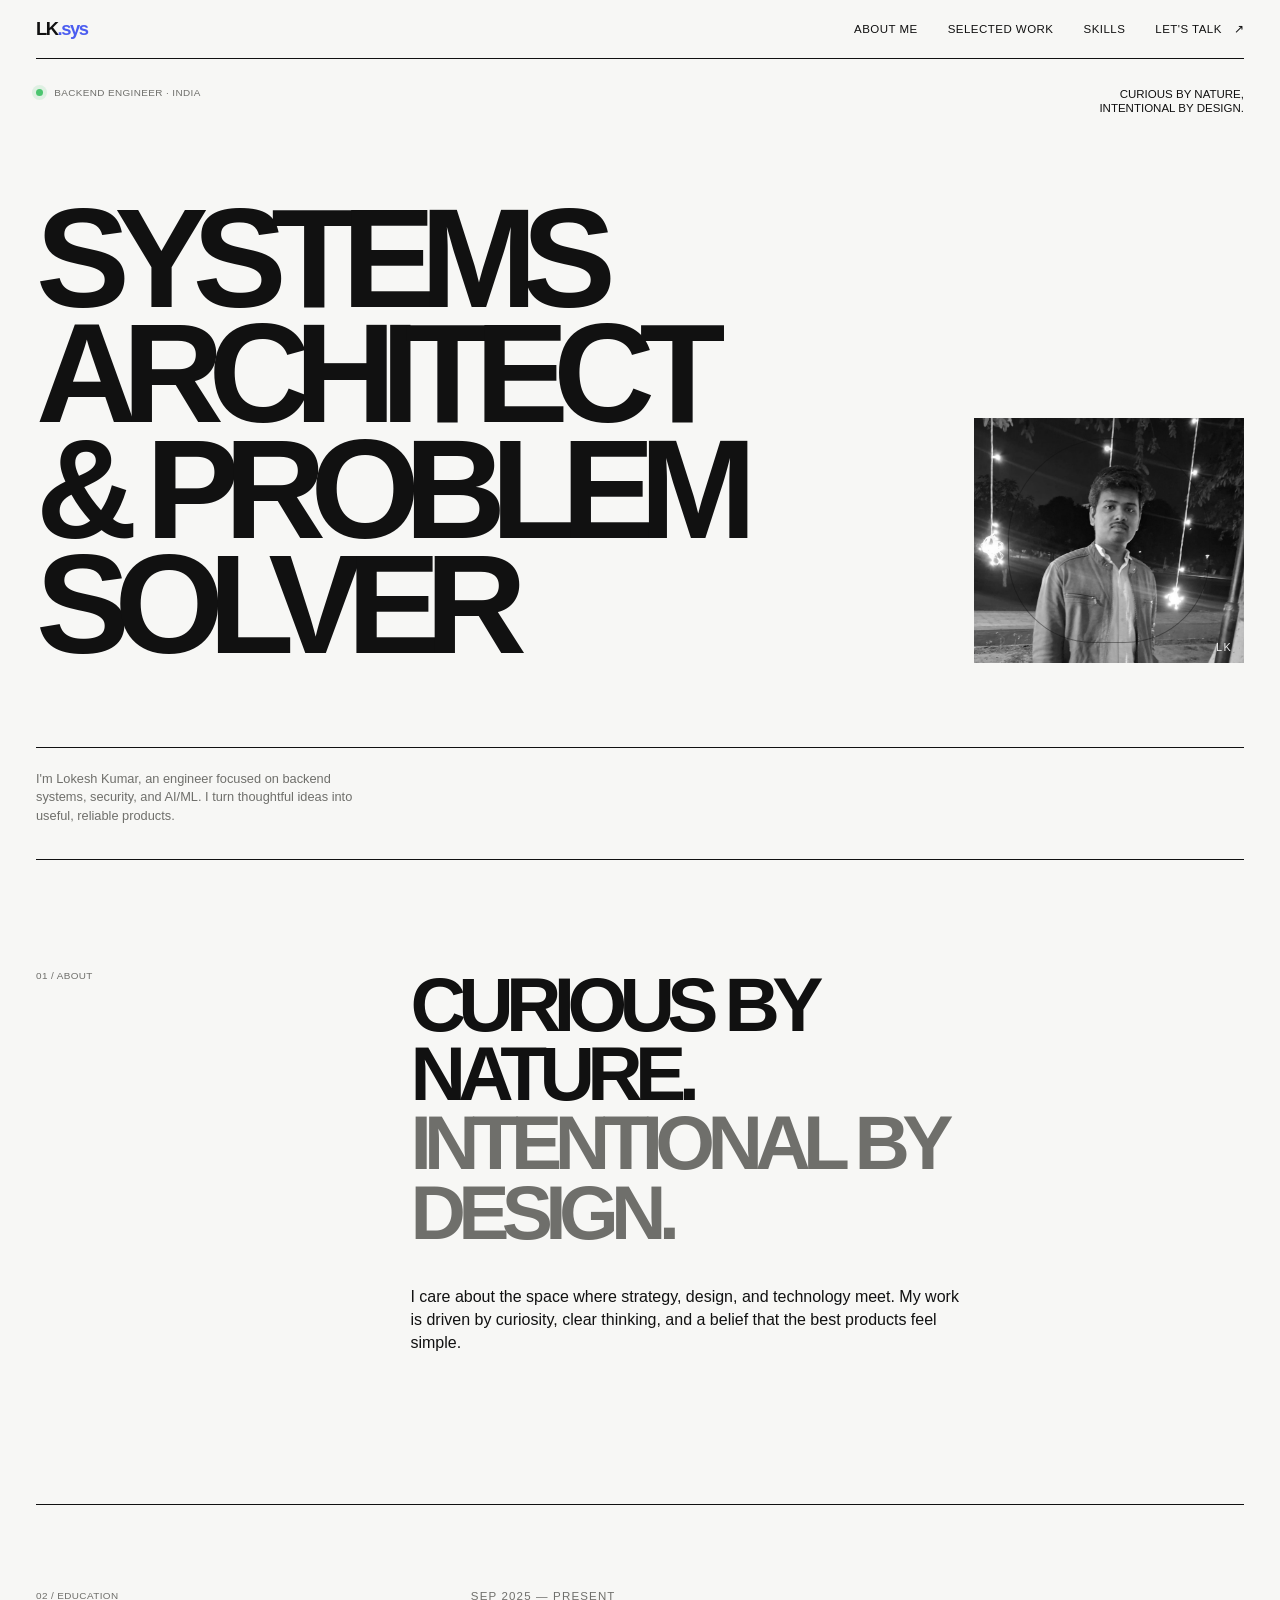
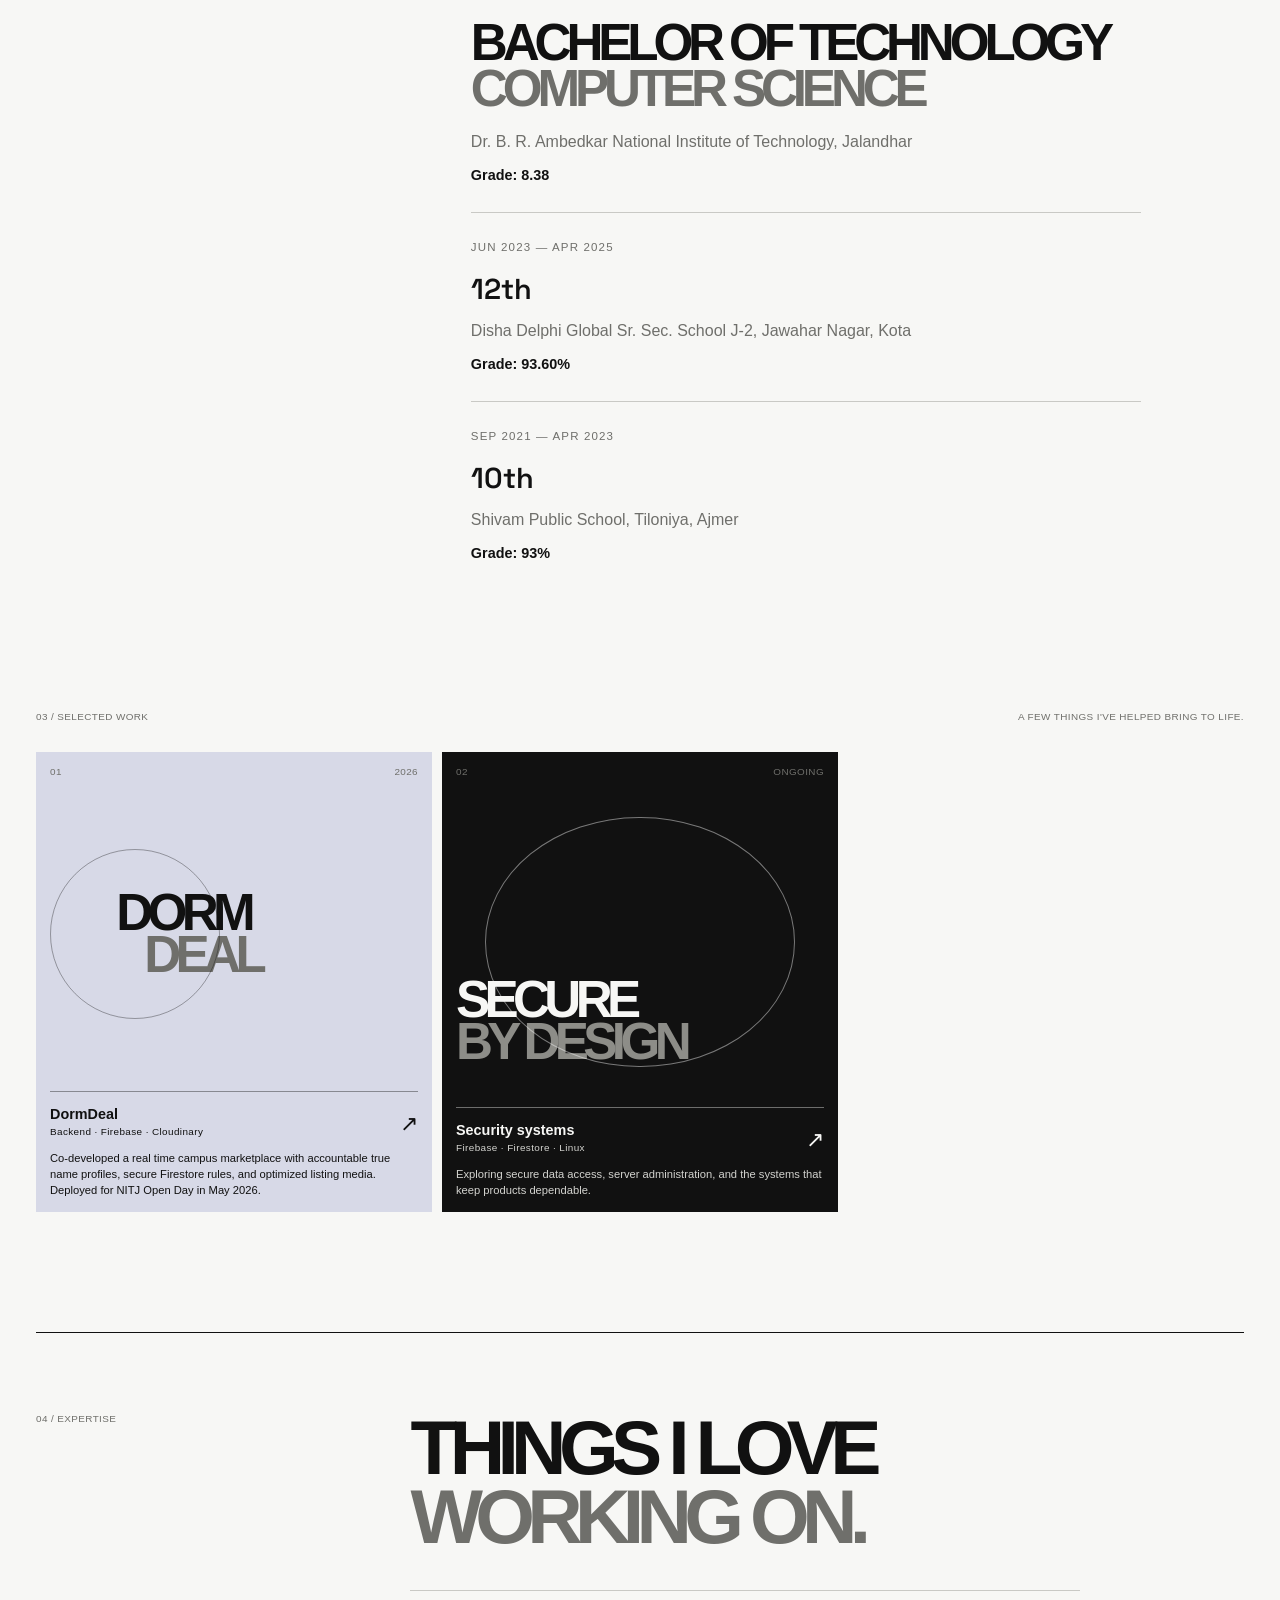
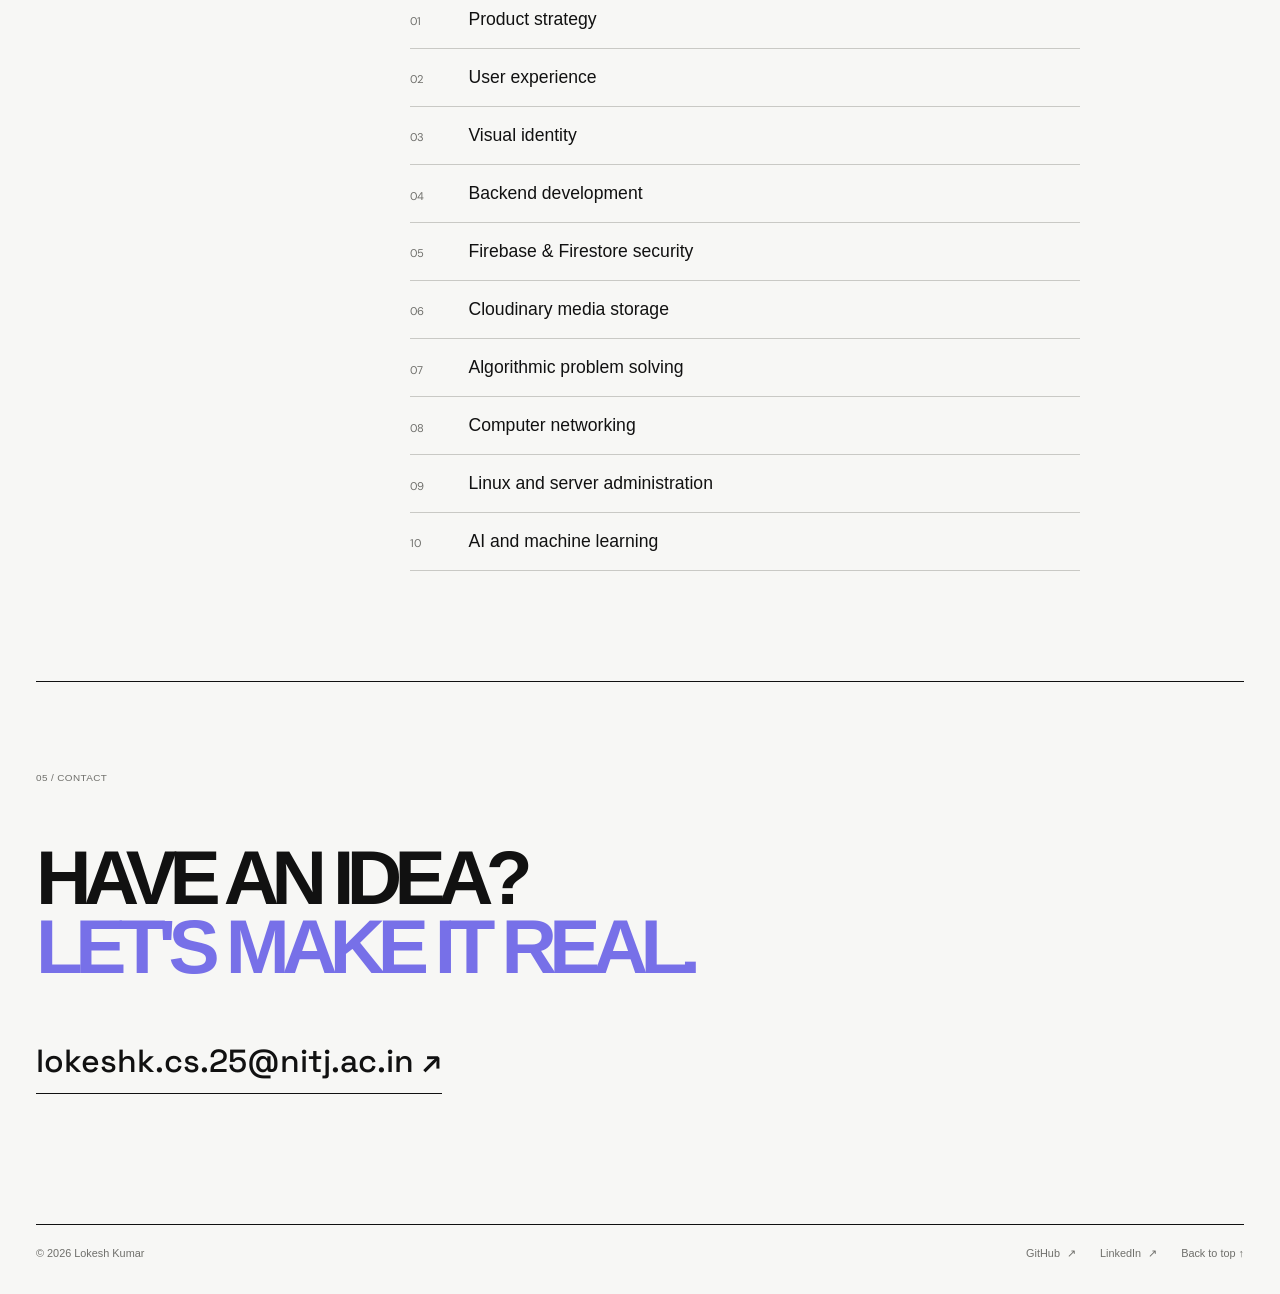
<file: index.html>
<!doctype html>
<html lang="en">
  <head>
    <meta charset="UTF-8" />
    <meta name="viewport" content="width=device-width, initial-scale=1.0" />
    <meta name="description" content="A personal portfolio website." />
    <title>Lokesh kumar | Portfolio</title>
    <link rel="preconnect" href="https://fonts.googleapis.com" />
    <link rel="preconnect" href="https://fonts.gstatic.com" crossorigin />
    <link href="https://fonts.googleapis.com/css2?family=DM+Sans:wght@400;500;600;700&family=Space+Grotesk:wght@500;600;700&display=swap" rel="stylesheet" />
    <link rel="stylesheet" href="styles.css" />
  </head>
  <body>
    <header class="site-header">
      <a class="brand" href="#top" aria-label="Homepage">LK<span>.sys</span></a>
      <button class="menu-toggle" type="button" aria-expanded="false" aria-controls="site-nav">Menu</button>
      <nav id="site-nav" class="site-nav" aria-label="Main navigation">
        <a href="#about">About me</a>
        <a href="#work">Selected work</a>
        <a href="#skills">Skills</a>
        <a href="#contact" class="nav-cta">Let's talk <span>↗</span></a>
      </nav>
    </header>

    <main id="top">
      <section class="hero section-shell">
        <div class="hero-intro">
          <p class="eyebrow"><span class="status-dot"></span> Backend engineer · India</p>
          <p class="hero-note">Curious by nature,<br />intentional by design.</p>
        </div>
        <div class="hero-title">
          <h1>Systems architect<br /><em>&amp; problem solver</em></h1>
          <div class="hero-art">
            <img src="images/profile.png" alt="Lokesh Kumar outdoors" />
            <span>LK</span>
          </div>
        </div>
        <div class="hero-footer">
          <p class="hero-copy">I'm Lokesh Kumar, an engineer focused on backend systems, security, and AI/ML. I turn thoughtful ideas into useful, reliable products.</p>
        </div>
      </section>

      <section id="about" class="section-shell split-section">
        <p class="section-label">01 / About</p>
        <div class="section-content">
          <h2>Curious by nature.<br /><span>Intentional by design.</span></h2>
          <p class="large-copy">I care about the space where strategy, design, and technology meet. My work is driven by curiosity, clear thinking, and a belief that the best products feel simple.</p>
        </div>
      </section>

      <section id="education" class="section-shell education-section">
        <p class="section-label">02 / Education</p>
        <div class="section-content">
          <div class="education-item">
            <p class="education-period">Sep 2025 — Present</p>
            <h2>Bachelor of Technology<br /><span>Computer Science</span></h2>
            <p>Dr. B. R. Ambedkar National Institute of Technology, Jalandhar</p>
            <strong>Grade: 8.38</strong>
          </div>
          <div class="education-item">
            <p class="education-period">Jun 2023 — Apr 2025</p>
            <h3>12th</h3>
            <p>Disha Delphi Global Sr. Sec. School J-2, Jawahar Nagar, Kota</p>
            <strong>Grade: 93.60%</strong>
          </div>
          <div class="education-item">
            <p class="education-period">Sep 2021 — Apr 2023</p>
            <h3>10th</h3>
            <p>Shivam Public School, Tiloniya, Ajmer</p>
            <strong>Grade: 93%</strong>
          </div>
        </div>
      </section>

      <section id="work" class="section-shell work-section">
        <div class="section-heading">
          <p class="section-label">03 / Selected work</p>
          <p class="muted">A few things I've helped bring to life.</p>
        </div>
        <div class="projects">
          <article class="project-card project-card--blue">
            <div class="project-top"><span>01</span><span>2026</span></div>
            <div class="project-visual visual-dormdeal"><span>Dorm</span><strong>Deal</strong><i></i></div>
            <div class="project-meta"><div><h3>DormDeal</h3><p>Backend · Firebase · Cloudinary</p></div><a href="dormdeal.html" aria-label="View DormDeal project">↗</a></div>
            <p class="project-detail">Co-developed a real time campus marketplace with accountable true name profiles, secure Firestore rules, and optimized listing media. Deployed for NITJ Open Day in May 2026.</p>
          </article>
          <article class="project-card project-card--dark">
            <div class="project-top"><span>02</span><span>Ongoing</span></div>
            <div class="project-visual visual-security"><span>Secure</span><strong>by design</strong><i></i></div>
            <div class="project-meta"><div><h3>Security systems</h3><p>Firebase · Firestore · Linux</p></div><a href="#skills" aria-label="View security work">↗</a></div>
            <p class="project-detail">Exploring secure data access, server administration, and the systems that keep products dependable.</p>
          </article>
        </div>
      </section>

      <section id="skills" class="section-shell split-section skills-section">
        <p class="section-label">04 / Expertise</p>
        <div class="section-content">
          <h2>Things I love<br /><span>working on.</span></h2>
          <ul class="skills-list">
            <li><span>01</span> Product strategy</li>
            <li><span>02</span> User experience</li>
            <li><span>03</span> Visual identity</li>
            <li class="skill-dropdown">
              <button type="button" aria-expanded="false" aria-controls="fastapi-details"><span>04</span> Backend development</button>
              <p id="fastapi-details" class="skill-details"><strong>FastAPI Notes API</strong> — Built a REST API with Python, FastAPI, and Pydantic to manage resources through complete create, read, update, and delete operations. Focused on reliable request and response schemas, input and path-parameter validation, meaningful error handling, correct HTTP status codes, automated testing, and clear GitHub documentation.</p>
            </li>
            <li><span>05</span> Firebase &amp; Firestore security</li>
            <li><span>06</span> Cloudinary media storage</li>
            <li class="skill-dropdown">
              <button type="button" aria-expanded="false" aria-controls="algorithmic-details"><span>07</span> Algorithmic problem solving</button>
              <p id="algorithmic-details" class="skill-details">Solved 220+ challenges on LeetCode while maintaining a daily problem-solving streak. Specialized in optimizing time and space complexity across trees, graphs, hash maps, dynamic programming, and BFS/DFS.</p>
            </li>
            <li class="skill-dropdown">
              <button type="button" aria-expanded="false" aria-controls="networking-details"><span>08</span> Computer networking</button>
              <p id="networking-details" class="skill-details">Familiar with the OSI and TCP/IP models, TCP, UDP, HTTP/HTTPS, DNS, and IP addressing. Exploring packet analysis with Wireshark, network protocols, network security, and communication between systems.</p>
            </li>
            <li class="skill-dropdown">
              <button type="button" aria-expanded="false" aria-controls="linux-details"><span>09</span> Linux and server administration</button>
              <p id="linux-details" class="skill-details">Building practical knowledge of Linux ownership and permission models, process and resource monitoring, package management, service administration, and remote access and file transfer workflows. This includes working with service units, secure remote tooling, and the networking fundamentals that support server administration.</p>
            </li>
            <li><span>10</span> AI and machine learning</li>
          </ul>
        </div>
      </section>

      <section id="contact" class="contact-section section-shell">
        <p class="section-label">05 / Contact</p>
        <h2>Have an idea?<br /><em>Let's make it real.</em></h2>
        <a class="contact-email" href="mailto:lokeshk.cs.25@nitj.ac.in">lokeshk.cs.25@nitj.ac.in <span aria-hidden="true">↗</span></a>
      </section>
    </main>

    <footer class="site-footer section-shell">
      <p>© <span id="year"></span> Lokesh Kumar</p>
      <nav class="social-links" aria-label="Social links">
        <a href="https://github.com/lokeshkumarjatwa470" target="_blank" rel="noreferrer">GitHub <span>↗</span></a>
        <a href="https://www.linkedin.com/in/lokesh-kumar-32410436a" target="_blank" rel="noreferrer">LinkedIn <span>↗</span></a>
        <a href="#top">Back to top ↑</a>
      </nav>
    </footer>
    <script src="script.js"></script>
  </body>
</html>
</file>
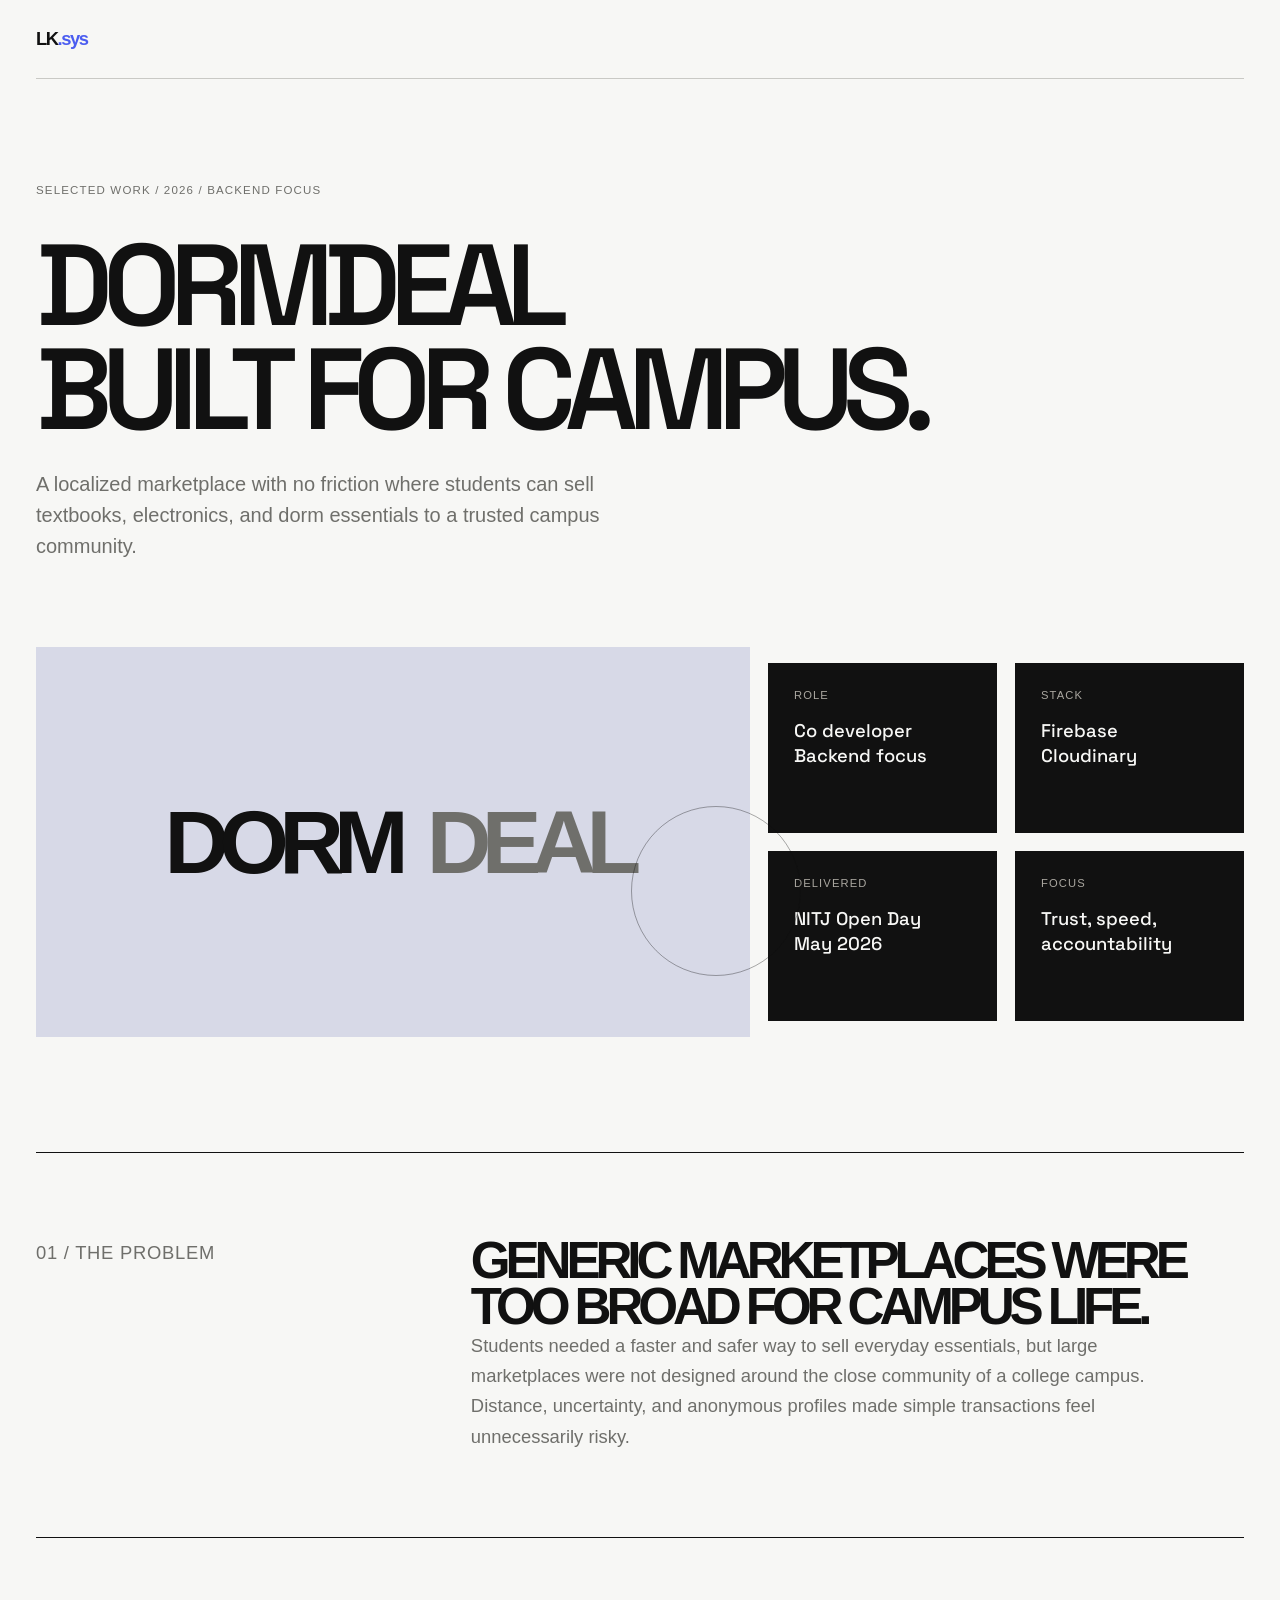
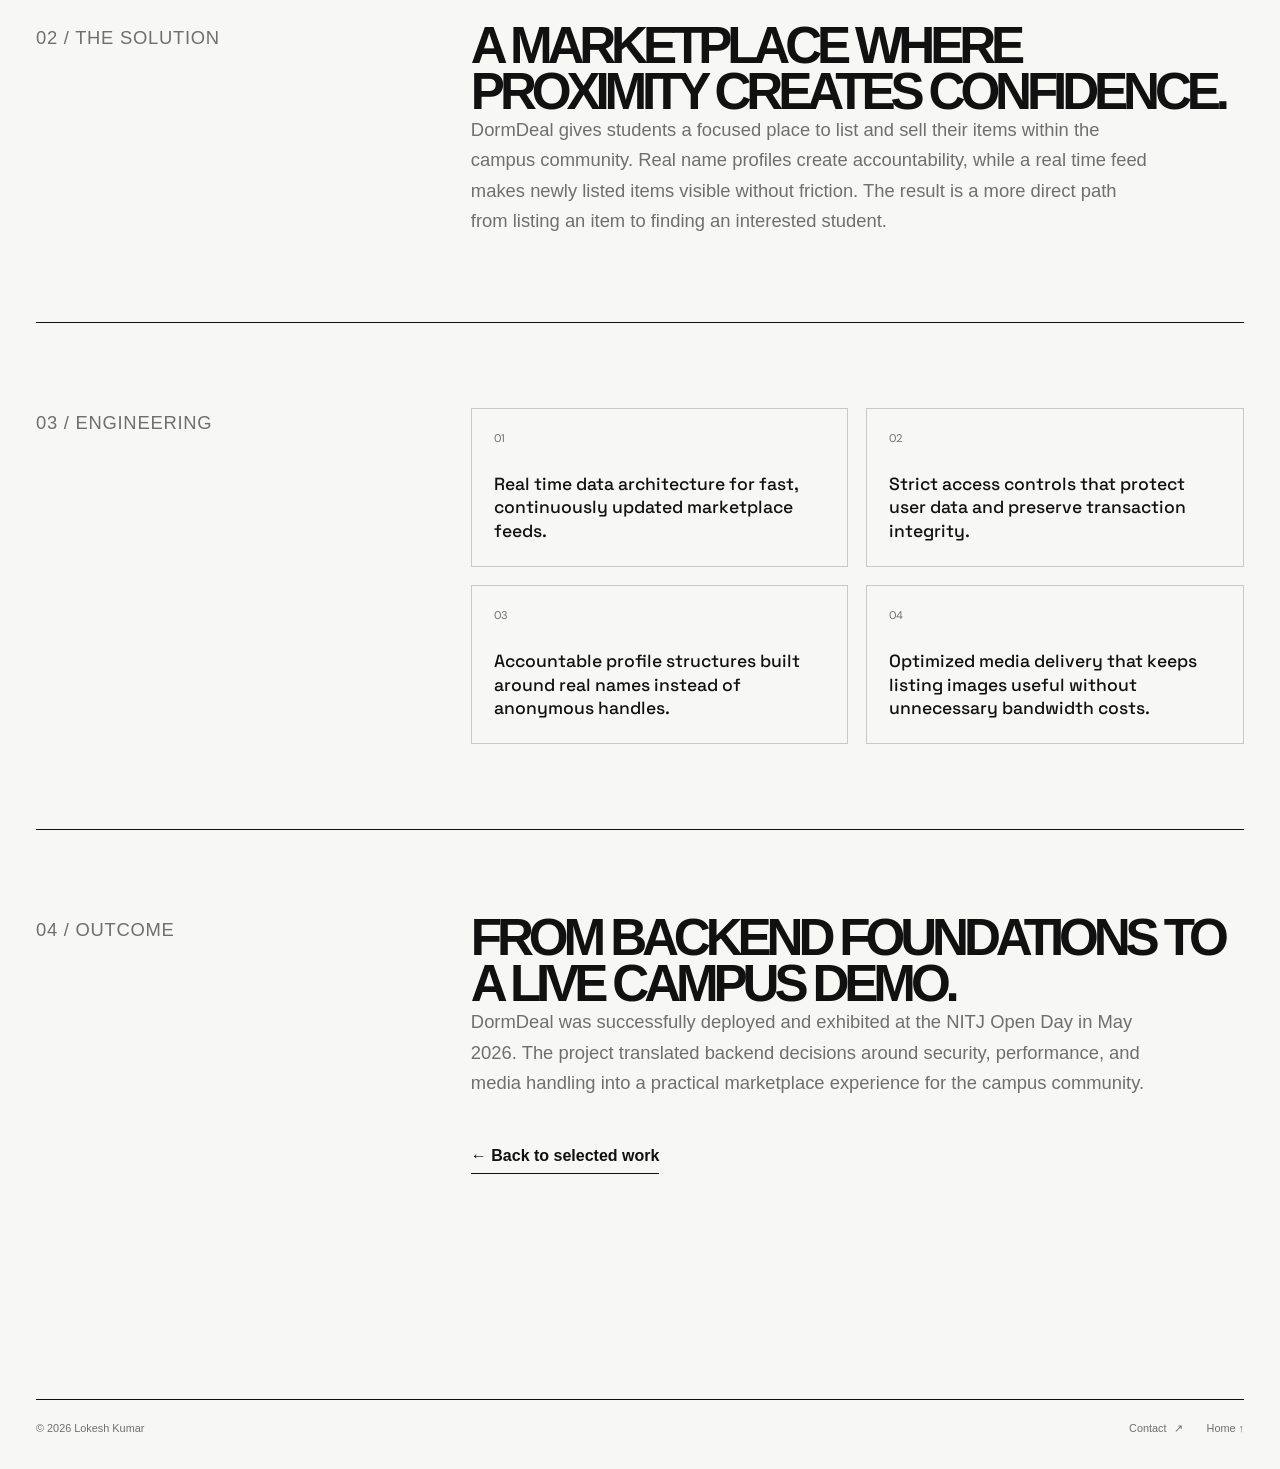
<file: dormdeal.html>
<!doctype html>
<html lang="en">
  <head>
    <meta charset="UTF-8" />
    <meta name="viewport" content="width=device-width, initial-scale=1.0" />
    <meta name="description" content="DormDeal campus resale marketplace case study by Lokesh Kumar." />
    <title>DormDeal | Lokesh Kumar</title>
    <link rel="preconnect" href="https://fonts.googleapis.com" />
    <link rel="preconnect" href="https://fonts.gstatic.com" crossorigin />
    <link href="https://fonts.googleapis.com/css2?family=DM+Sans:wght@400;500;600;700&family=Space+Grotesk:wght@500;600;700&display=swap" rel="stylesheet" />
    <link rel="stylesheet" href="styles.css" />
  </head>
  <body>
    <header class="case-study-header section-shell">
      <a class="brand" href="index.html" aria-label="Back to homepage">LK<span>.sys</span></a>
    </header>

    <main class="case-study-main section-shell">
      <p class="case-study-kicker">Selected work / 2026 / Backend focus</p>
      <h1 class="case-study-title">DormDeal<br /><em>built for campus.</em></h1>
      <p class="case-study-intro">A localized marketplace with no friction where students can sell textbooks, electronics, and dorm essentials to a trusted campus community.</p>

      <section class="case-study-hero" aria-label="DormDeal overview">
        <div class="case-study-visual">
          <div class="visual-dormdeal"><span>Dorm</span><strong>Deal</strong><i></i></div>
        </div>
        <dl class="case-study-meta">
          <div><dt>Role</dt><dd>Co developer<br />Backend focus</dd></div>
          <div><dt>Stack</dt><dd>Firebase<br />Cloudinary</dd></div>
          <div><dt>Delivered</dt><dd>NITJ Open Day<br />May 2026</dd></div>
          <div><dt>Focus</dt><dd>Trust, speed,<br />accountability</dd></div>
        </dl>
      </section>

      <section class="case-study-section">
        <p class="section-label">01 / The problem</p>
        <div>
          <h2>Generic marketplaces were too broad for campus life.</h2>
          <p>Students needed a faster and safer way to sell everyday essentials, but large marketplaces were not designed around the close community of a college campus. Distance, uncertainty, and anonymous profiles made simple transactions feel unnecessarily risky.</p>
        </div>
      </section>

      <section class="case-study-section">
        <p class="section-label">02 / The solution</p>
        <div>
          <h2>A marketplace where proximity creates confidence.</h2>
          <p>DormDeal gives students a focused place to list and sell their items within the campus community. Real name profiles create accountability, while a real time feed makes newly listed items visible without friction. The result is a more direct path from listing an item to finding an interested student.</p>
        </div>
      </section>

      <section class="case-study-section">
        <p class="section-label">03 / Engineering</p>
        <div>
          <ul class="case-study-list">
            <li><span>01</span>Real time data architecture for fast, continuously updated marketplace feeds.</li>
            <li><span>02</span>Strict access controls that protect user data and preserve transaction integrity.</li>
            <li><span>03</span>Accountable profile structures built around real names instead of anonymous handles.</li>
            <li><span>04</span>Optimized media delivery that keeps listing images useful without unnecessary bandwidth costs.</li>
          </ul>
        </div>
      </section>

      <section class="case-study-section">
        <p class="section-label">04 / Outcome</p>
        <div>
          <h2>From backend foundations to a live campus demo.</h2>
          <p>DormDeal was successfully deployed and exhibited at the NITJ Open Day in May 2026. The project translated backend decisions around security, performance, and media handling into a practical marketplace experience for the campus community.</p>
          <a class="case-study-back" href="index.html#work">← Back to selected work</a>
        </div>
      </section>
    </main>

    <footer class="site-footer section-shell">
      <p>© <span id="year"></span> Lokesh Kumar</p>
      <nav class="social-links" aria-label="Social links">
        <a href="index.html#contact">Contact <span>↗</span></a>
        <a href="index.html">Home ↑</a>
      </nav>
    </footer>
    <script>
      document.querySelector("#year").textContent = new Date().getFullYear();
    </script>
  </body>
</html>
</file>
<file: styles.css>
:root {
  --ink: #171717;
  --paper: #f3f1ec;
  --muted: #77746e;
  --line: #d7d4ce;
  --lime: #d7f45b;
  --lavender: #c9c4ff;
  --orange: #ff8059;
  --blue: #a9d8e8;
  --ease: cubic-bezier(.22, 1, .36, 1);
}

* { box-sizing: border-box; }
html { scroll-behavior: smooth; }
body {
  margin: 0;
  color: var(--ink);
  background: var(--paper);
  font-family: "DM Sans", sans-serif;
  -webkit-font-smoothing: antialiased;
}
a { color: inherit; text-decoration: none; }
a:focus-visible, button:focus-visible {
  outline: 2px solid #7770e8;
  outline-offset: 5px;
}
.section-shell, .site-header { width: min(1180px, calc(100% - 64px)); margin: 0 auto; }
.site-header { display: flex; align-items: center; justify-content: space-between; padding: 28px 0; }
.brand { font: 700 1.65rem "Space Grotesk", sans-serif; letter-spacing: -.08em; }
.brand span, em { color: #7770e8; font-style: normal; }
.site-nav { display: flex; align-items: center; gap: 34px; font-size: .9rem; }
.site-nav a, .text-link, .social-links a { transition: opacity .2s ease; }
.site-nav a:hover, .text-link:hover, .social-links a:hover { opacity: .55; }
.nav-cta { border: 1px solid var(--ink); border-radius: 999px; padding: 11px 16px; transition: background .2s ease, color .2s ease; }
.nav-cta:hover { opacity: 1 !important; color: var(--paper); background: var(--ink); }
.nav-cta span, .text-link span, .project-meta a, .contact-email span { margin-left: 8px; }
.menu-toggle { display: none; border: 0; background: none; font: inherit; cursor: pointer; }
.hero { min-height: 670px; padding: 125px 0 80px; display: flex; flex-direction: column; justify-content: space-between; }
.eyebrow, .section-label, .project-top, .muted, .project-meta p { color: var(--muted); font-size: .72rem; letter-spacing: .1em; text-transform: uppercase; }
.eyebrow { animation: rise-in .7s var(--ease) both; }
.status-dot { display: inline-block; width: 7px; height: 7px; background: #4bc56f; border-radius: 50%; margin-right: 8px; box-shadow: 0 0 0 4px rgba(75, 197, 111, .14); }
h1, h2, h3, p { margin-top: 0; }
h1 { max-width: 900px; margin: 46px 0; font: 600 clamp(3.9rem, 9.5vw, 8.6rem)/.91 "Space Grotesk", sans-serif; letter-spacing: -.09em; animation: rise-in .8s .08s var(--ease) both; }
.hero-footer { display: flex; align-items: flex-end; justify-content: space-between; border-top: 1px solid var(--line); padding-top: 22px; }
.hero-copy { max-width: 340px; margin: 0; color: var(--muted); line-height: 1.55; }
.circle-link { display: grid; place-items: center; width: 58px; height: 58px; border: 1px solid var(--ink); border-radius: 50%; font-size: 1.3rem; transition: background .25s var(--ease), color .25s var(--ease), transform .25s var(--ease); }
.circle-link:hover { background: var(--ink); color: var(--paper); transform: translateY(4px); }
.split-section { display: grid; grid-template-columns: 28% 1fr; gap: 8%; padding: 155px 0; border-top: 1px solid var(--line); }
.section-content { max-width: 670px; }
h2 { margin-bottom: 38px; font: 600 clamp(2.7rem, 6vw, 5.2rem)/.98 "Space Grotesk", sans-serif; letter-spacing: -.08em; }
h2 span { color: var(--muted); }
.large-copy { max-width: 560px; margin-bottom: 40px; font-size: 1.3rem; line-height: 1.5; }
.text-link { display: inline-block; border-bottom: 1px solid var(--ink); padding-bottom: 8px; font-weight: 600; }
.education-section { display: grid; grid-template-columns: 28% 1fr; gap: 8%; padding: 110px 0; border-top: 1px solid var(--line); }
.education-item { padding: 28px 0; border-bottom: 1px solid var(--line); }
.education-item:first-child { padding-top: 0; }
.education-item:last-child { border-bottom: 0; }
.education-period { margin-bottom: 18px; color: var(--muted); font-size: .72rem; letter-spacing: .1em; text-transform: uppercase; }
.education-item h2 { margin-bottom: 18px; font-size: clamp(2.2rem, 4vw, 3.8rem); }
.education-item h3 { margin-bottom: 12px; font: 600 1.8rem "Space Grotesk"; }
.education-item p:not(.education-period) { max-width: 560px; margin-bottom: 12px; color: var(--muted); line-height: 1.5; }
.education-item strong { font-size: .9rem; }
.work-section { padding: 40px 0 155px; }
.section-heading { display: flex; justify-content: space-between; align-items: baseline; margin-bottom: 34px; }
.projects { display: grid; grid-template-columns: repeat(3, 1fr); gap: 18px; }
.project-card { padding: 18px; min-height: 465px; display: flex; flex-direction: column; border-radius: 4px; overflow: hidden; transition: transform .35s var(--ease), box-shadow .35s var(--ease); }
.project-card:hover { transform: translateY(-8px) rotate(-.5deg); box-shadow: 0 18px 32px rgba(23, 23, 23, .12); }
.project-card--lime { background: var(--lime); }
.project-card--lavender { background: var(--lavender); }
.project-card--orange { background: var(--orange); }
.project-card--blue { background: var(--blue); }
.project-top, .project-meta { display: flex; justify-content: space-between; }
.project-visual { position: relative; flex: 1; min-height: 270px; display: grid; place-items: center; overflow: hidden; }
.visual-orbit strong { z-index: 1; font: 600 2.5rem "Space Grotesk"; letter-spacing: -.1em; }
.orbit { position: absolute; width: 185px; height: 90px; border: 1px solid var(--ink); border-radius: 50%; transform: rotate(-35deg); transition: transform .5s var(--ease); }
.orbit-two { transform: rotate(35deg); }
.project-card:hover .orbit-one { transform: rotate(-25deg) scale(1.08); }
.project-card:hover .orbit-two { transform: rotate(45deg) scale(1.08); }
.shape { position: absolute; border: 1px solid var(--ink); transition: transform .5s var(--ease); }
.shape-one { width: 132px; height: 132px; border-radius: 50%; }
.shape-two { width: 102px; height: 102px; transform: rotate(45deg); }
.shape-three { width: 160px; height: 1px; transform: rotate(-45deg); }
.project-card:hover .shape-one { transform: translate(10px, -8px); }
.project-card:hover .shape-two { transform: rotate(65deg) scale(1.08); }
.visual-north { font: 600 2.8rem "Space Grotesk"; letter-spacing: -.12em; }
.visual-north i { position: absolute; width: 1px; height: 180px; background: var(--ink); transform: rotate(45deg); transition: transform .5s var(--ease); }
.project-card:hover .visual-north i { transform: rotate(65deg); }
.visual-dormdeal { align-content: center; justify-items: start; padding-left: 18%; font: 600 2.8rem/.82 "Space Grotesk"; letter-spacing: -.1em; }
.visual-dormdeal strong { margin-left: 28px; color: var(--muted); }
.visual-dormdeal i { position: absolute; width: 170px; height: 170px; border: 1px solid var(--ink); border-radius: 50%; transition: transform .5s var(--ease); }
.project-card:hover .visual-dormdeal i { transform: scale(1.12) rotate(18deg); }
.project-meta { align-items: flex-end; border-top: 1px solid rgba(23, 23, 23, .35); padding-top: 14px; }
.project-meta h3 { margin: 0 0 4px; font-size: 1.15rem; }
.project-meta p { margin: 0; font-size: .65rem; letter-spacing: .03em; text-transform: none; color: var(--ink); }
.project-meta a { font-size: 1.4rem; transition: transform .2s ease; }
.project-meta a:hover { transform: translate(3px, -3px); }
.project-detail { margin: 14px 0 0; font-size: .78rem; line-height: 1.4; }
.skills-section { padding-top: 100px; }
.skills-list { list-style: none; margin: 0; padding: 0; border-top: 1px solid var(--line); }
.skills-list li { display: flex; gap: 28px; padding: 18px 0; border-bottom: 1px solid var(--line); font: 500 1.4rem "Space Grotesk"; transition: padding-left .25s var(--ease); }
.skills-list li:hover { padding-left: 10px; }
.skills-list span { width: 30px; color: var(--muted); font: .7rem "DM Sans"; padding-top: 5px; }
.skill-dropdown { display: block !important; padding: 0 !important; }
.skill-dropdown:hover { padding-left: 0 !important; }
.skill-dropdown button { width: 100%; display: grid; grid-template-columns: 30px 1fr; gap: 28px; align-items: center; padding: 18px 0; border: 0; appearance: none; color: inherit; background: none; text-align: left; cursor: pointer; font: inherit; }
.skill-dropdown button:hover { color: var(--muted); }
.skill-dropdown button span { width: 30px; }
.skill-details { display: none; max-width: 620px; margin: -2px 0 20px 58px; color: var(--muted); font: 400 .95rem/1.6 "DM Sans"; }
.skill-details.is-open { display: block; }
.contact-section { padding: 110px 0 160px; border-top: 1px solid var(--line); }
.contact-section h2 { margin: 70px 0 65px; }
.contact-email { display: inline-flex; align-items: center; max-width: 100%; font: 500 clamp(1.4rem, 3vw, 2.3rem) "Space Grotesk"; border-bottom: 1px solid var(--ink); padding-bottom: 12px; transition: color .2s ease, border-color .2s ease; }
.contact-email:hover { color: #7770e8; border-color: #7770e8; }
.site-footer { display: flex; align-items: center; justify-content: space-between; gap: 30px; padding: 22px 0 34px; border-top: 1px solid var(--line); color: var(--muted); font-size: .75rem; }
.site-footer p { margin: 0; }
.social-links { display: flex; align-items: center; gap: 24px; }
.social-links a { white-space: nowrap; }
.social-links a span { margin-left: 4px; }
.case-study-header { padding: 28px 0; border-bottom: 1px solid var(--line); }
.case-study-header .brand { display: inline-block; }
.case-study-main { padding: 105px 0 140px; }
.case-study-kicker { color: var(--muted); font-size: .72rem; letter-spacing: .1em; text-transform: uppercase; }
.case-study-title { max-width: 930px; margin: 38px 0 28px; font: 600 clamp(3.8rem, 9vw, 8rem)/.9 "Space Grotesk", sans-serif; letter-spacing: -.09em; }
.case-study-intro { max-width: 650px; color: var(--muted); font-size: 1.25rem; line-height: 1.55; }
.case-study-hero { display: grid; grid-template-columns: 1.2fr .8fr; gap: 18px; margin: 85px 0 115px; }
.case-study-visual { min-height: 390px; display: grid; place-items: center; overflow: hidden; background: var(--blue); }
.case-study-visual .visual-dormdeal { width: 100%; height: 100%; font-size: clamp(3rem, 7vw, 6rem); }
.case-study-meta { display: grid; grid-template-columns: 1fr 1fr; gap: 18px; }
.case-study-meta div { padding: 26px; background: var(--ink); color: var(--paper); }
.case-study-meta dt { margin-bottom: 18px; color: #aaa7a0; font-size: .7rem; letter-spacing: .1em; text-transform: uppercase; }
.case-study-meta dd { margin: 0; font: 500 1.15rem/1.35 "Space Grotesk"; }
.case-study-section { display: grid; grid-template-columns: 28% 1fr; gap: 8%; padding: 85px 0; border-top: 1px solid var(--line); }
.case-study-section h2 { margin: 0; font-size: clamp(2.2rem, 4vw, 3.8rem); }
.case-study-section p { max-width: 680px; color: var(--muted); font-size: 1.15rem; line-height: 1.65; }
.case-study-section p:last-child { margin-bottom: 0; }
.case-study-list { display: grid; grid-template-columns: 1fr 1fr; gap: 18px; margin: 0; padding: 0; list-style: none; }
.case-study-list li { padding: 22px; border: 1px solid var(--line); font: 500 1.1rem/1.35 "Space Grotesk"; }
.case-study-list span { display: block; margin-bottom: 28px; color: var(--muted); font: .7rem "DM Sans"; }
.case-study-back { display: inline-block; margin-top: 30px; border-bottom: 1px solid var(--ink); padding-bottom: 8px; font-weight: 600; }
@keyframes rise-in { from { opacity: 0; transform: translateY(18px); } to { opacity: 1; transform: translateY(0); } }
@media (prefers-reduced-motion: reduce) {
  *, *::before, *::after { scroll-behavior: auto !important; animation-duration: .01ms !important; transition-duration: .01ms !important; }
}
@media (max-width: 720px) {
  .section-shell, .site-header { width: min(100% - 40px, 560px); }
  .site-header { padding: 22px 0; }
  .menu-toggle { display: block; position: relative; z-index: 2; }
  .site-nav { display: none; position: absolute; inset: 0 0 auto; padding: 80px 20px 25px; background: var(--paper); flex-direction: column; align-items: flex-start; box-shadow: 0 10px 20px rgba(0, 0, 0, .06); }
  .site-nav.is-open { display: flex; }
  .hero { min-height: 600px; padding: 95px 0 55px; }
  h1 { margin: 35px 0; font-size: clamp(3.5rem, 16vw, 5.5rem); }
  .hero-footer { align-items: flex-start; }
  .circle-link { flex: 0 0 auto; margin-left: 20px; }
  .split-section { grid-template-columns: 1fr; gap: 50px; padding: 90px 0; }
  .education-section { grid-template-columns: 1fr; gap: 50px; padding: 90px 0; }
  .section-heading { display: block; }
  .section-heading .muted { margin-top: 25px; }
  .projects { grid-template-columns: 1fr; }
  .project-card { min-height: 420px; }
  .work-section { padding-bottom: 90px; }
  .contact-section { padding: 90px 0; }
  .contact-section h2 { margin: 55px 0; }
  .site-footer { display: block; }
  .social-links { margin-top: 20px; gap: 14px 20px; flex-wrap: wrap; }
  .case-study-main { padding: 75px 0 90px; }
  .case-study-title { font-size: clamp(3.4rem, 16vw, 5.5rem); }
  .case-study-hero, .case-study-section { grid-template-columns: 1fr; gap: 38px; }
  .case-study-hero { margin: 60px 0 80px; }
  .case-study-visual { min-height: 300px; }
  .case-study-meta { grid-template-columns: 1fr 1fr; }
  .case-study-section { padding: 65px 0; }
}

/* Reference-inspired monochrome portfolio theme */
:root {
  --ink: #111111;
  --paper: #f7f7f5;
  --muted: #6f6f6b;
  --line: #c9c9c5;
  --accent: #4b5df0;
  --blue: #d7d9e7;
}

body {
  background: var(--paper);
  font-family: Arial, Helvetica, sans-serif;
}

.section-shell, .site-header { width: min(1240px, calc(100% - 72px)); }
.site-header { padding: 18px 0; border-bottom: 1px solid var(--ink); }
.brand { font: 700 1.15rem Arial, sans-serif; letter-spacing: -.08em; }
.brand span { color: var(--accent); }
.site-nav { gap: 30px; font-size: .72rem; }
.site-nav a { text-transform: uppercase; letter-spacing: .04em; }
.nav-cta { border: 0; border-radius: 0; padding: 0; }
.nav-cta:hover { color: var(--accent); background: transparent; }

.hero {
  min-height: 700px;
  padding: 28px 0 34px;
  justify-content: flex-start;
}
.hero-intro { display: flex; justify-content: space-between; align-items: flex-start; }
.eyebrow, .section-label, .project-top, .muted, .project-meta p {
  font-size: .62rem;
  letter-spacing: .04em;
}
.hero-note {
  max-width: 190px;
  margin: 0;
  font-size: .72rem;
  line-height: 1.25;
  text-align: right;
  text-transform: uppercase;
}
.hero-title {
  position: relative;
  display: grid;
  grid-template-columns: minmax(0, 1fr) 270px;
  gap: 32px;
  align-items: end;
  margin-top: 85px;
}
h1 {
  max-width: none;
  margin: 0;
  font: 700 clamp(4.5rem, 11vw, 10.5rem)/.82 Arial, sans-serif;
  letter-spacing: -.11em;
  text-transform: uppercase;
}
h1 em { color: var(--ink); font-style: normal; }
.hero-art {
  position: relative;
  height: 245px;
  overflow: hidden;
  filter: grayscale(1);
}
.hero-art img {
  display: block;
  width: 100%;
  height: 100%;
  object-fit: cover;
  object-position: center 35%;
}
.hero-art::after {
  content: "";
  position: absolute;
  inset: 20px 34px;
  border: 1px solid rgba(17,17,17,.4);
  border-radius: 50% 50% 42% 42%;
}
.hero-art span {
  position: absolute;
  right: 12px;
  bottom: 10px;
  color: rgba(255,255,255,.9);
  font-size: .68rem;
  letter-spacing: .12em;
}
.hero-footer { margin-top: 84px; border-top-color: var(--ink); }
.hero-copy { max-width: 330px; font-size: .8rem; line-height: 1.45; }
.circle-link {
  width: 50px;
  height: 50px;
  border-color: var(--ink);
  color: var(--paper);
  background: var(--accent);
  border: 0;
}
.circle-link:hover { background: var(--ink); }

.split-section, .education-section, .contact-section, .case-study-section {
  border-top-color: var(--ink);
}
.split-section { grid-template-columns: 24% 1fr; gap: 7%; padding: 110px 0; }
h2 { font: 700 clamp(2.8rem, 6vw, 6rem)/.9 Arial, sans-serif; letter-spacing: -.1em; text-transform: uppercase; }
h2 span { color: var(--muted); }
.large-copy { font-size: 1rem; line-height: 1.45; }
.education-section { padding: 85px 0; }
.work-section { padding: 36px 0 120px; }
.section-heading { margin-bottom: 20px; }
.projects { grid-template-columns: repeat(3, 1fr); gap: 10px; }
.project-card {
  min-height: 460px;
  padding: 14px;
  border-radius: 0;
  background: #e7e7e4;
  color: var(--ink);
}
.project-card--blue { background: #d7d9e7; }
.project-card--light { background: #e9e9e6; }
.project-card--dark { background: #111; color: #f7f7f5; }
.project-card--dark .project-meta { border-top-color: rgba(247,247,245,.4); }
.project-card--dark .project-meta p, .project-card--dark .project-detail { color: #d3d3cf; }
.project-visual { min-height: 285px; }
.visual-dormdeal, .visual-api, .visual-security {
  font: 700 clamp(2.2rem, 4vw, 4rem)/.82 Arial, sans-serif;
  letter-spacing: -.11em;
  text-transform: uppercase;
}
.visual-dormdeal strong { color: var(--muted); }
.visual-dormdeal i { border-color: rgba(17,17,17,.35); }
.visual-api { justify-items: start; align-content: center; padding-left: 12%; }
.visual-api strong { margin-left: 32px; color: var(--accent); }
.visual-api i { position: absolute; width: 150px; height: 150px; border: 1px solid var(--ink); border-radius: 50%; }
.visual-security { place-items: start; align-content: end; padding: 0 0 12%; }
.visual-security strong { display: block; color: #8d8d88; }
.visual-security i { position: absolute; inset: 12% 8%; border: 1px solid rgba(247,247,245,.45); border-radius: 50%; }
.project-meta { border-top-color: rgba(17,17,17,.4); }
.project-meta h3 { font-size: .9rem; }
.project-detail { font-size: .7rem; }
.skills-section { padding-top: 80px; }
.skills-list li { font: 500 1.1rem Arial, sans-serif; }
.contact-section { padding: 90px 0 130px; }
.contact-section h2 { margin: 60px 0; }
.contact-email { font-size: clamp(1.2rem, 2.5vw, 2rem); }
.site-footer { border-top-color: var(--ink); font-size: .68rem; }

@media (max-width: 720px) {
  .section-shell, .site-header { width: min(100% - 36px, 560px); }
  .site-header { border-bottom: 1px solid var(--ink); }
  .hero { min-height: 650px; padding-top: 25px; }
  .hero-intro { display: block; }
  .hero-note { margin-top: 18px; text-align: left; }
  .hero-title { display: flex; flex-direction: column; align-items: stretch; gap: 28px; margin-top: 62px; }
  h1 { font-size: clamp(3.4rem, 16vw, 6rem); }
  .hero-art { height: 210px; width: 70%; align-self: flex-end; }
  .hero-footer { margin-top: 55px; }
  .split-section, .education-section { grid-template-columns: 1fr; gap: 35px; }
  .projects { grid-template-columns: 1fr; }
  .project-card { min-height: 410px; }
}
</file>
